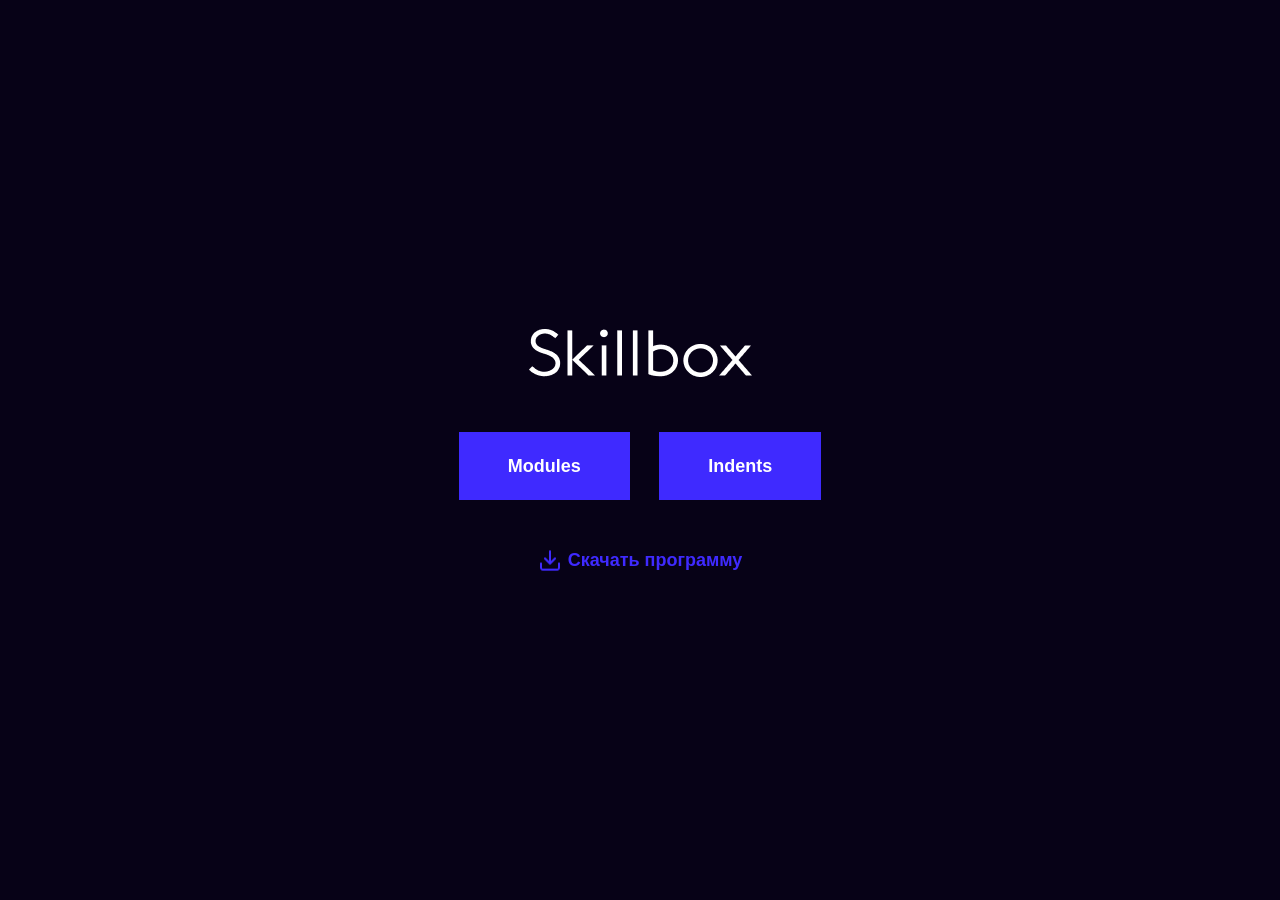
<file: index.html>
<!DOCTYPE html>
<html lang="en">
<head>
    <meta charset="UTF-8">
    <meta name="viewport" content="width=device-width, initial-scale=1.0">
    <link rel="stylesheet" href="css/normalize.css">
    <link rel="stylesheet" href="css/style.css">
    <title>
      Меню
    </title>
</head>
<body>
  <div class="main-content">
    <a href="https://skillbox.ru." target="_blank">
        <img class="logo" src="img/logo-light.png" alt="Логотип Skillbox">
    </a>
    <div class="links">
      <a class="link" href="modules.html">
        Modules
      </a>
      <a class="link" href="article.html">
        Indents
      </a>
    </div>
    <a class="link_download" href="2.19 skillbox.docx" download>
      Скачать программу
    </a>
  </div>
</body>
</html>
</file>
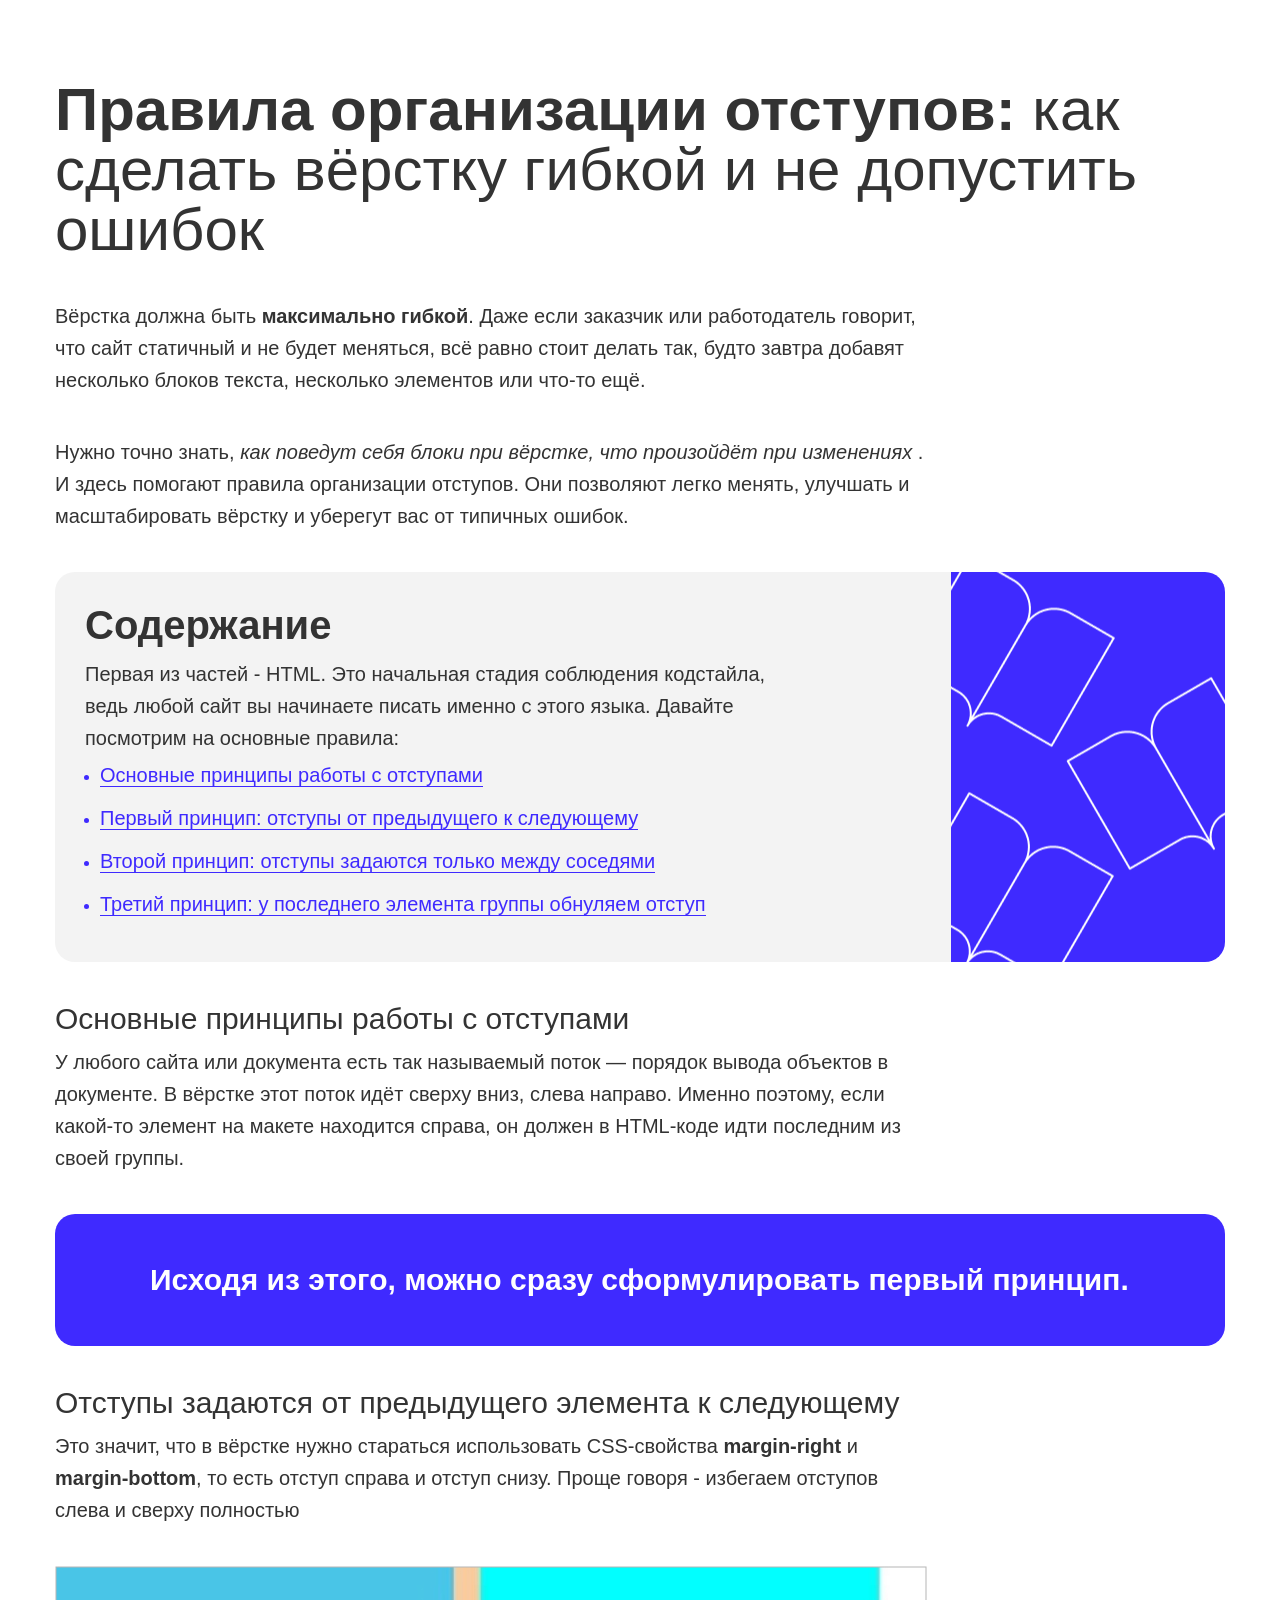
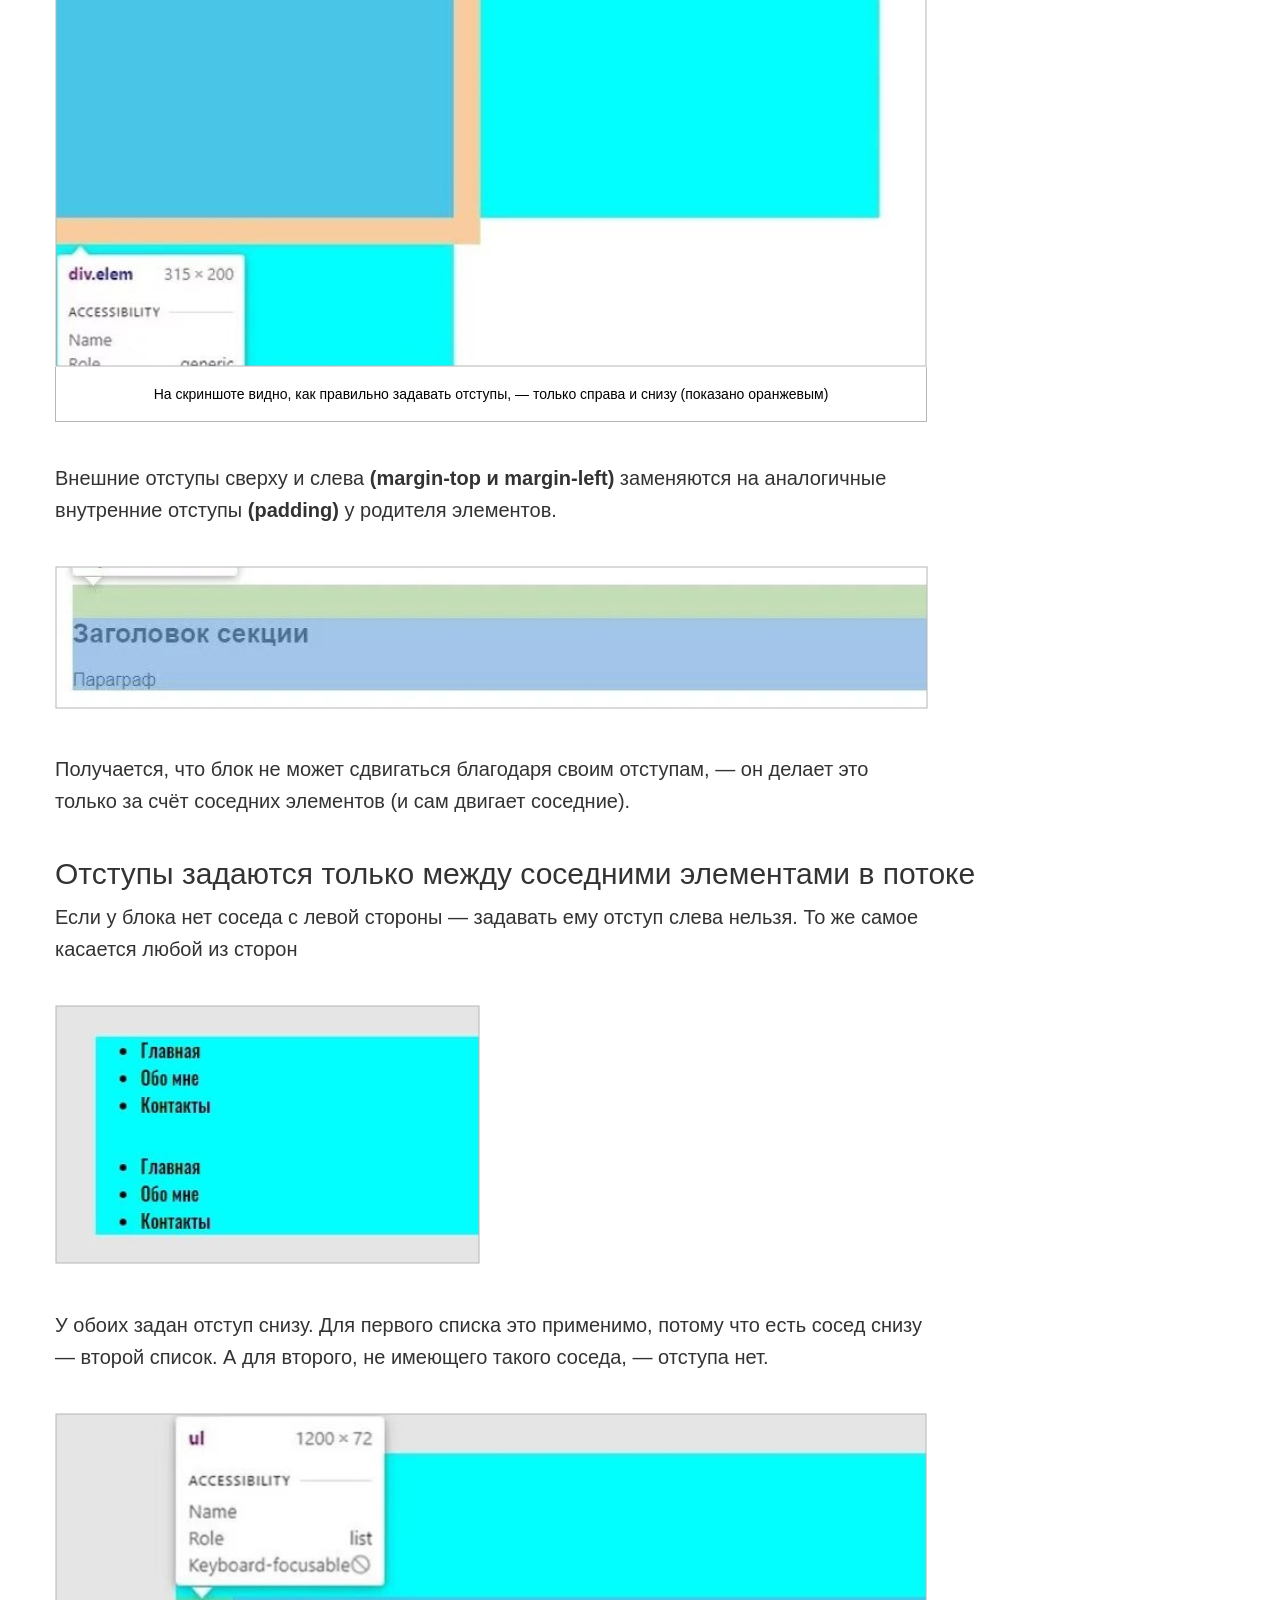
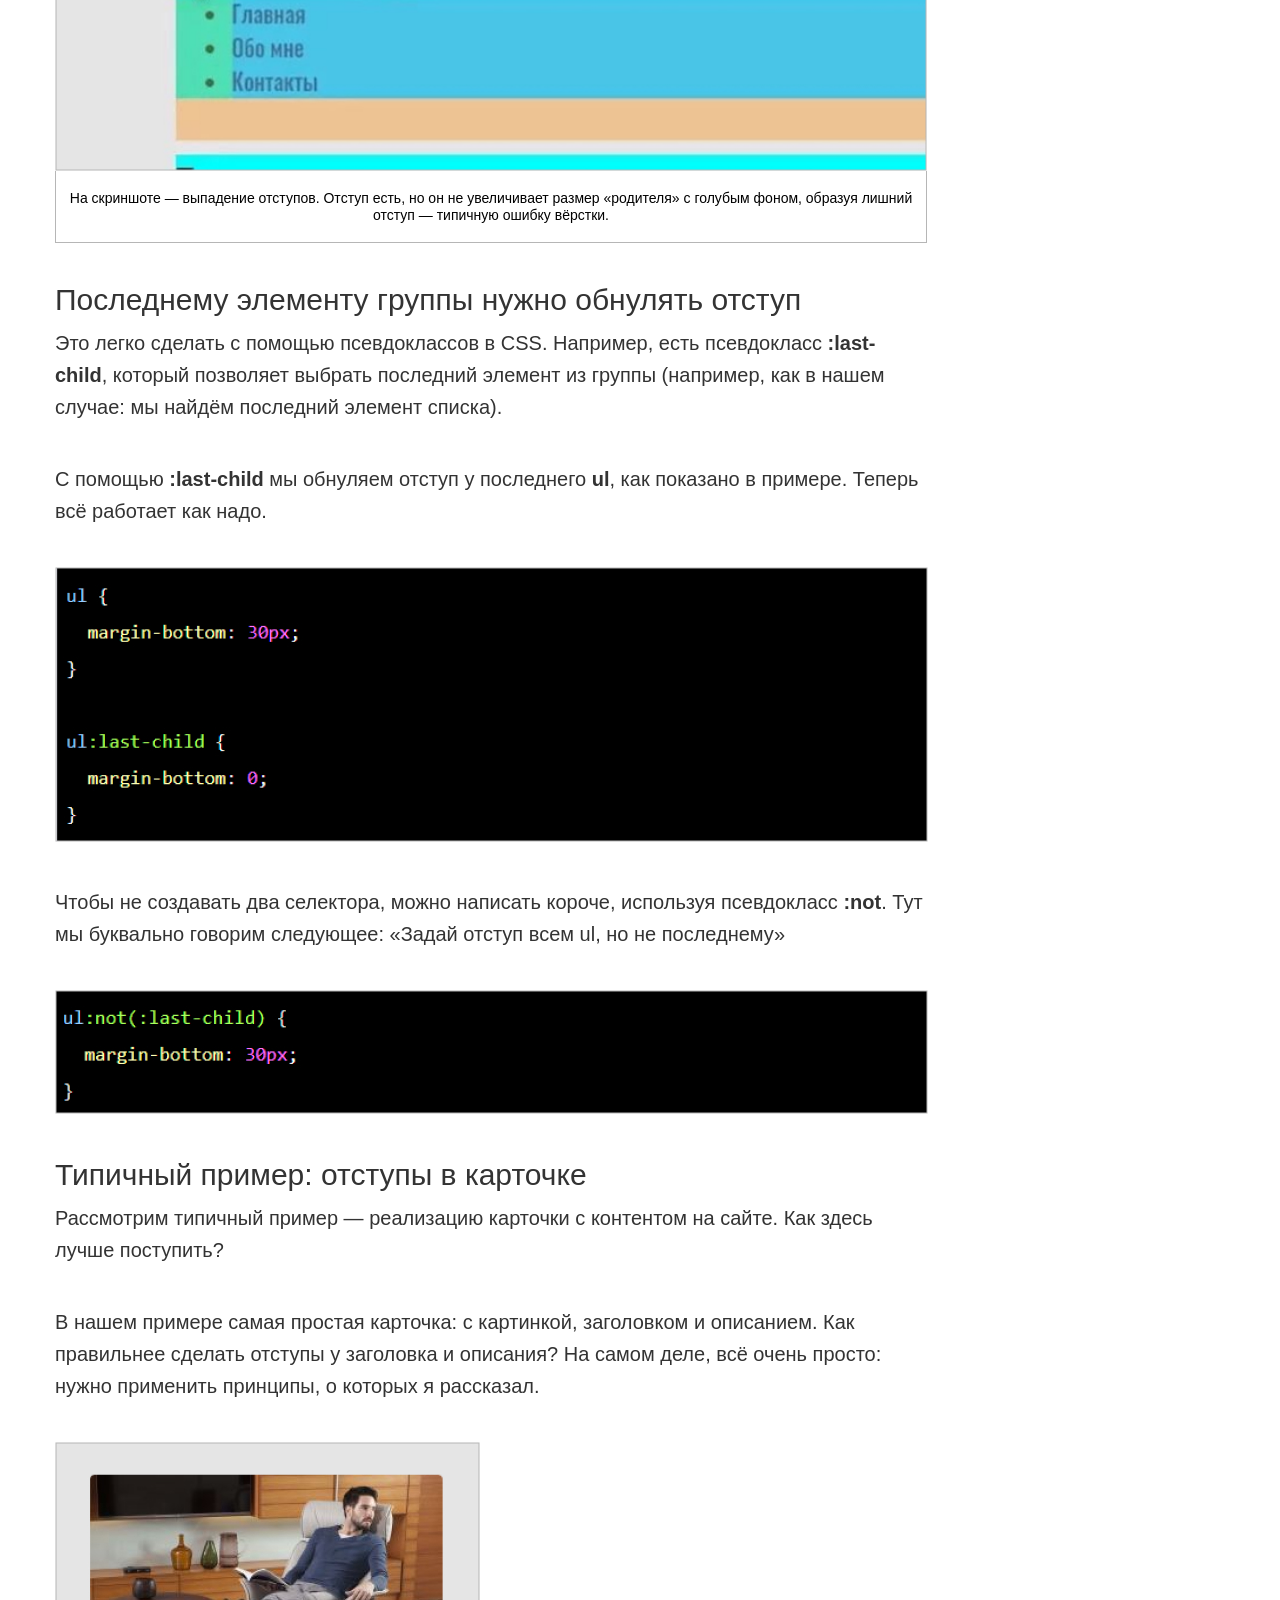
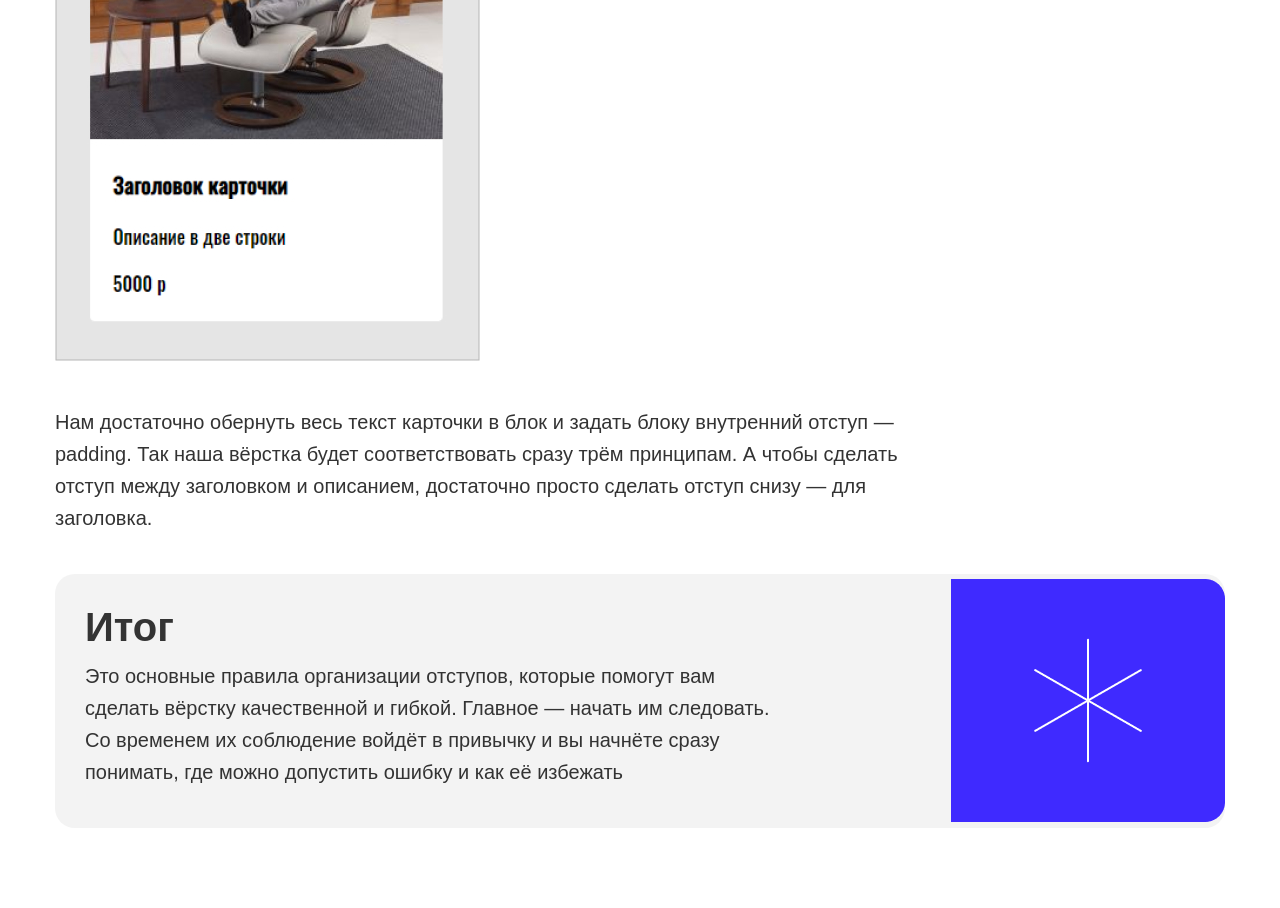
<file: article.html>
<!DOCTYPE html>
<html lang="ru">
<head>
  <meta charset="UTF-8">
  <meta name="viewport" content="width=device-width, initial-scale=1.0">
  <link rel="stylesheet" href="css/normalize.css">
  <link rel="stylesheet" href="css/style.css">
  <title>Правила организации отступов</title>
</head>
<body>
  <div class="container">
    <h1 class="main-title">
      <b>Правила организации отступов:</b> как сделать вёрстку гибкой и не допустить ошибок
    </h1>
    <p class="text">
      Вёрстка должна быть <b>максимально гибкой</b>. Даже если заказчик или работодатель говорит,
      что сайт статичный и не будет меняться, всё равно стоит делать так, будто завтра добавят несколько блоков текста, несколько элементов или что-то ещё.
    </p>
    <p class="text">
      Нужно точно знать, <i>как поведут себя блоки при вёрстке, что произойдёт при изменениях</i> .
      И здесь помогают правила организации отступов. Они позволяют легко менять, улучшать и масштабировать вёрстку и уберегут вас от типичных ошибок.
    </p>
    <div class="gray-box first-gray-box">
      <h2 class="h2-title">
        Содержание
      </h2>
      <p class="text">
        Первая из частей - HTML. Это начальная стадия соблюдения кодстайла, ведь любой сайт
        вы начинаете писать именно с этого языка. Давайте посмотрим на основные правила:
      </p>
      <ul class="lists">
        <li class="lists-puncts">
          <a href="#one_chapter">Основные принципы работы с отступами</a>
        </li>
        <li class="lists-puncts">
          <a href="#two_chapter">Первый принцип: отступы от предыдущего к следующему</a>
        </li>
        <li class="lists-puncts">
          <a href="#three_chapter">Второй принцип: отступы задаются только между соседями</a>
        </li>
        <li class="lists-puncts">
          <a href="#four_chapter">Третий принцип: у последнего элемента группы обнуляем отступ</a>
        </li>
      </ul>
    </div>
    <div id="one_chapter">
      <h3 class="h3-title">Основные принципы работы с отступами</h3>
      <p class="text">
        У любого сайта или документа есть так называемый поток — порядок вывода объектов в документе. В вёрстке этот поток идёт сверху вниз, слева направо.
        Именно поэтому, если какой-то элемент на макете находится справа, он должен в HTML-коде идти последним из своей группы.
      </p>
      <p class="text blue-box">
        Исходя из этого, можно сразу сформулировать первый принцип.
      </p>
    </div>
    <div id="two_chapter">
      <h3 class="h3-title">
        Отступы задаются от предыдущего элемента к следующему
      </h3>
      <p class="text">
        Это значит, что в вёрстке нужно стараться использовать CSS-свойства <b>margin-right</b> и
        <b>margin-bottom</b>, то есть отступ справа и отступ снизу. Проще говоря - избегаем
        отступов слева и сверху полностью
      </p>
      <figure class="img-in-fig">
        <img src="img/1.jpg" alt="Правильное задание отступов">
        <figcaption>На скриншоте видно, как правильно задавать отступы, — только справа и снизу
        (показано оранжевым)</figcaption>
      </figure>
      <p class="text">
        Внешние отступы сверху и слева <b>(margin-top и margin-left)</b> заменяются на аналогичные внутренние отступы <b>(padding)</b> у родителя элементов.
      </p>
        <img class="img-not-in-fig" src="img/2.jpg" alt="Отступы padding">
      <p class="text">
        Получается, что блок не может сдвигаться благодаря своим отступам, — он делает это
        только за счёт соседних элементов (и сам двигает соседние).
      </p>
    </div>
    <div id="three_chapter">
      <h3 class="h3-title">
        Отступы задаются только между соседними элементами в потоке
      </h3>
      <p class="text">
        Если у блока нет соседа с левой стороны — задавать ему отступ слева нельзя. То же
        самое касается любой из сторон
      </p>
      <img class="img-not-in-fig" src="img/3.jpg " alt="Отступы между соседями">
      <p class="text">
        У обоих задан отступ снизу. Для первого списка это применимо, потому что есть сосед
        снизу — второй список. А для второго, не имеющего такого соседа, — отступа нет.
      </p>
      <figure class="img-in-fig">
        <img src="img/4.jpg" alt="Выпадение отступов">
        <figcaption>
          На скриншоте — выпадение отступов. Отступ есть, но он не увеличивает размер
          «родителя» с голубым фоном, образуя лишний отступ — типичную ошибку вёрстки.
        </figcaption>
      </figure>
    </div>
    <div id="four_chapter">
      <h3 class="h3-title">
        Последнему элементу группы нужно обнулять отступ
      </h3>
      <p class="text">
        Это легко сделать с помощью псевдоклассов в CSS. Например, есть псевдокласс
        <b>:last-child</b>, который позволяет выбрать последний элемент из группы (например, как в
        нашем случае: мы найдём последний элемент списка).
      </p>
      <p class="text">
        С помощью <b>:last-child</b> мы обнуляем отступ у последнего <b>ul</b>, как показано в примере.
        Теперь всё работает как надо.
      </p>
      <img class="img-not-in-fig" src="img/5.jpg" alt="Обнуление отступа у последнего элемента">
      <p class="text">
        Чтобы не создавать два селектора, можно написать короче, используя псевдокласс
        <b>:not</b>. Тут мы буквально говорим следующее: «Задай отступ всем ul, но не последнему»
      </p>
      <img class="img-not-in-fig" src="img/6.jpg" alt="Использование псевдокласса :not">
    </div>
    <h3 class="h3-title">
      Типичный пример: отступы в карточке
    </h3>
    <p class="text">
      Рассмотрим типичный пример — реализацию карточки с контентом на сайте. Как здесь
      лучше поступить?
    </p>
    <p class="text">
      В нашем примере самая простая карточка: с картинкой, заголовком и описанием. Как
      правильнее сделать отступы у заголовка и описания? На самом деле, всё очень
      просто: нужно применить принципы, о которых я рассказал.
    </p>
    <img class="img-not-in-fig" src="img/7.jpg" alt="Карточка с отступами"  >
    <p class="text">
      Нам достаточно обернуть весь текст карточки в блок и задать блоку внутренний отступ
      — padding. Так наша вёрстка будет соответствовать сразу трём принципам. А чтобы
      сделать отступ между заголовком и описанием, достаточно просто сделать отступ
      снизу — для заголовка.
    </p>
    <div class="gray-box second-gray-box">
      <h2 class="h2-title">
        Итог
      </h2>
      <p class="text">
        Это основные правила организации отступов, которые помогут вам сделать вёрстку
        качественной и гибкой. Главное — начать им следовать. Со временем их соблюдение
        войдёт в привычку и вы начнёте сразу понимать, где можно допустить ошибку и как её
        избежать
      </p>
    </div>
  </div>
</body>
</html>
</file>
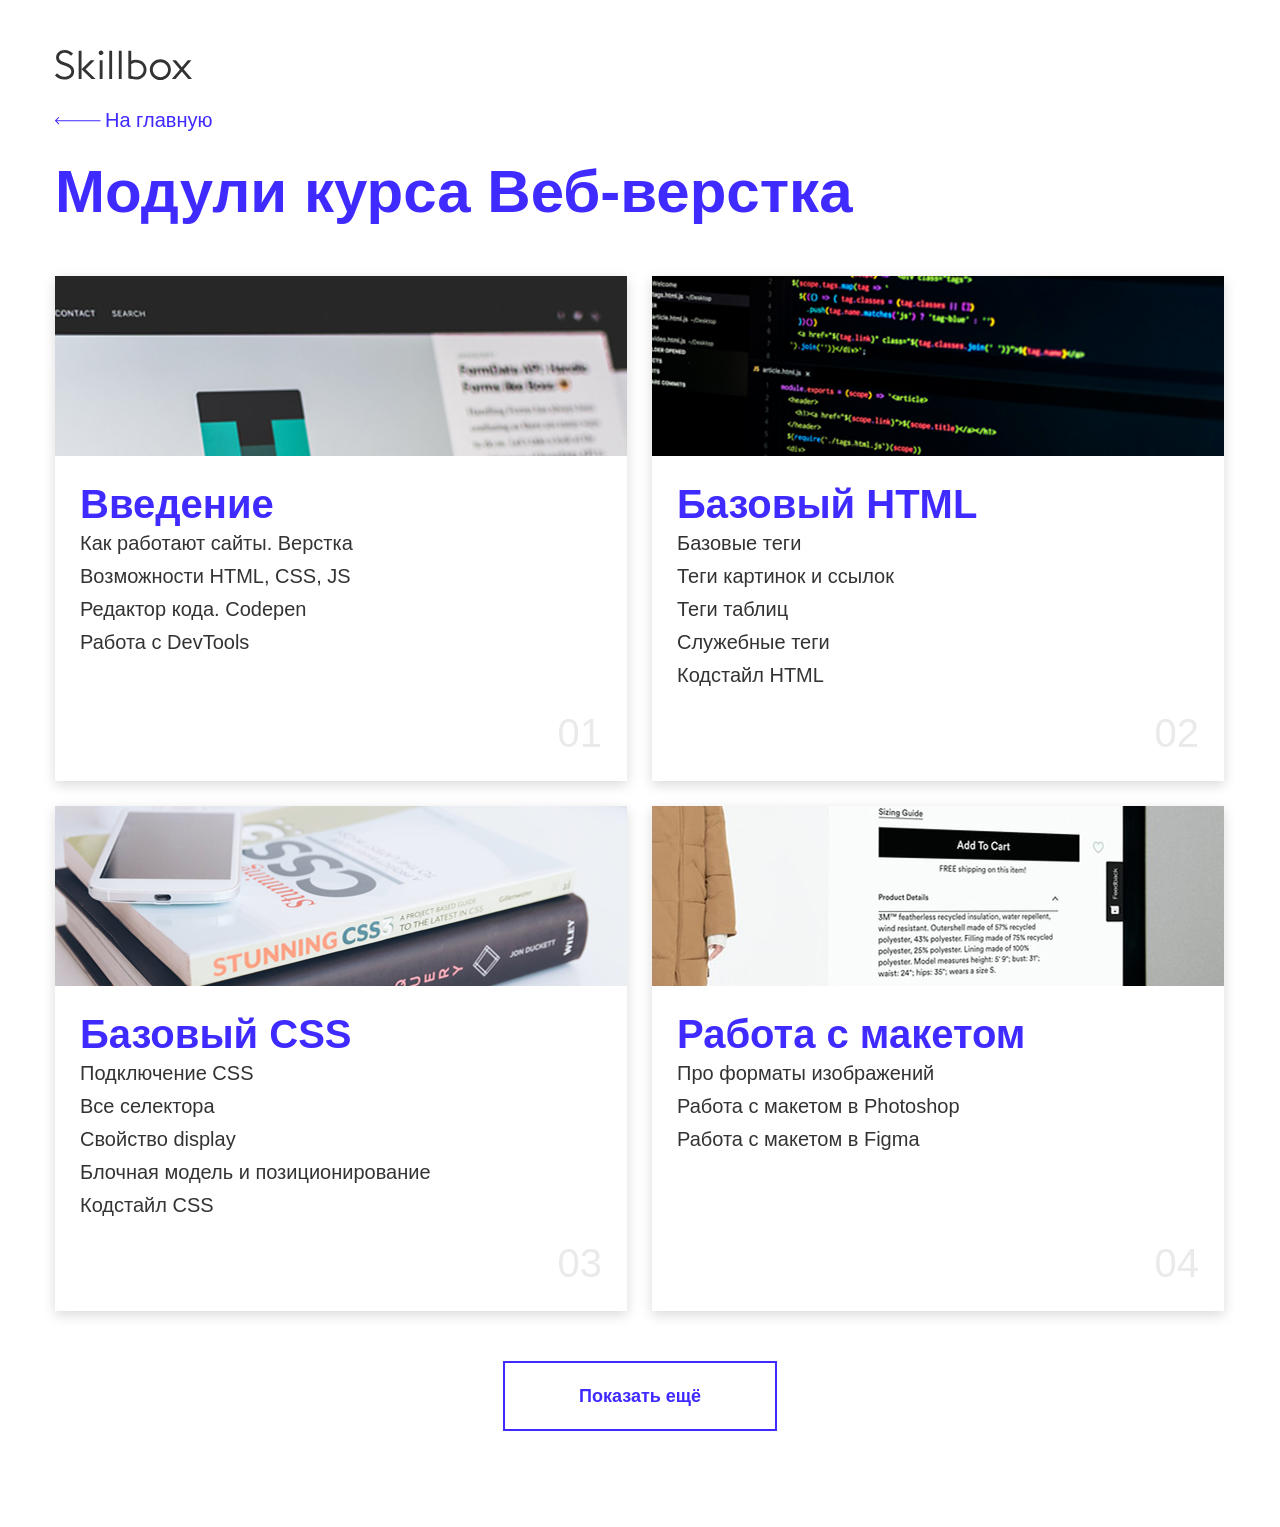
<file: modules.html>
<!DOCTYPE html>
<html lang="en">
<head>
  <meta charset="UTF-8">
  <meta name="viewport" content="width=device-width, initial-scale=1.0">
  <title>Модули</title>
  <link rel="stylesheet" href="css/normalize.css">
  <link rel="stylesheet" href="css/style.css">
</head>
<body>
  <div class="modules-container">
    <div class="modules-head-content">
      <a href="https://skillbox.ru/" target="_blank">
        <img class="modules-logo" src="img/skillbox_1.svg" alt="Логотип Skillbox">
      </a>
      <div class="back-link">
        <a href="index.html">На главную</a>
      </div>
      <h1 class="main-title-modules">Модули курса Веб-верстка</h1>
    </div>
    <div class="modules-main-content">
      <ul class="modules-list">
        <li class="module-item">
          <img class="module-image" src="img/decorate-module-1.jpg" alt="Введение">
          <div class="module-description-container">
            <h2 class="module-item-title">Введение</h2>
            <ul class="module-description-list">
              <li>Как работают сайты. Верстка</li>
              <li>Возможности HTML, CSS, JS</li>
              <li>Редактор кода. Codepen</li>
              <li>Работа с DevTools</li>
            </ul>
            <p class="module-number">01</p>
          </div>
        </li>
        <li class="module-item">
          <img class="module-image" src="img/decorate-module-2.jpg" alt="Базовый HTML>">
          <div class="module-description-container">
            <h2 class="module-item-title">Базовый HTML</h2>
            <ul class="module-description-list">
              <li>Базовые теги</li>
              <li>Теги картинок и ссылок</li>
              <li>Теги таблиц</li>
              <li>Служебные теги</li>
              <li>Кодстайл HTML</li>
            </ul>
            <p class="module-number">02</p>
          </div>
        </li>
        <li class="module-item">
          <img class="module-image" src="img/decorate-module-3.jpg" alt="Базовый CSS">
          <div class="module-description-container">
            <h2 class="module-item-title">Базовый CSS</h2>
            <ul class="module-description-list">
              <li>Подключение CSS </li>
              <li>Все селектора</li>
              <li>Свойство display </li>
              <li>Блочная модель и позиционирование</li>
              <li>Кодстайл CSS</li>
            </ul>
            <p class="module-number">03</p>
          </div>
        </li>
        <li class="module-item">
          <img class="module-image" src="img/decorate-module-4.jpg" alt="Работа с макетом">
          <div class="module-description-container">
            <h2 class="module-item-title">Работа с макетом</h2>
            <ul class="module-description-list">
              <li>Про форматы изображений</li>
              <li>Работа с макетом в Photoshop</li>
              <li>Работа с макетом в Figma</li>
            </ul>
            <p class="module-number">04</p>
          </div>
        </li>
      </ul>
      <button class="modules-button">Показать ещё</button>
    </div>

  </div>
</body>
</html>
</file>
<file: css/style.css>
html {
	box-sizing: border-box;
}

*,
*::before,
*::after {
	box-sizing: inherit;
}

a {
	color: inherit;
	text-decoration: none;
}

img {
	max-width: 100%;
}

body {
	font-family: Arial, Verdana, sans-serif;
}
.main-content {
  display: flex;
  flex-direction: column;
  align-items: center;
  justify-content: center;
  min-height: 100vh;
  color: #fff;
  background-color: #070217;
}
.logo {
  display: inline-block;
  margin-bottom: 50px;
}
.links {
  margin-bottom: 50px;

}
.link {
  display: inline-block;
  padding: 24px 49px;
  font-weight: 700;
  font-size: 18px;
  background-color: #3f2aff;
}
.link_download {
  font-weight: 700;
  font-size: 18px;
  color: #3f2aff;
  background-image: url("../img/download.png");
  background-repeat: no-repeat;
  background-position: 0 50%;
  padding-left: 30px;
}
.link:not(:last-child) {
  margin-right: 25px;
}

.container {
  margin: 0 auto;
  padding: 80px 0;
  width: 1170px;
}

.main-title {
  margin-top: 0;
  margin-bottom: 40px;
  font-weight: 400;
  font-size: 60px;
  line-height: 60px;
  color: #333;
}
.h2-title {
  margin-top: 0;
  margin-bottom: 10px;
  font-size: 40px;
  line-height: 46px;
  color: #333;
}
.h3-title {
  margin-top: 0px;
  margin-bottom: 10px;
  font-weight: 400;
  font-size: 30px;
  line-height: 34px;
  color: #333;
}
.text {
  margin-top: 0px;
  margin-bottom: 40px;
  width: 872px;
  font-weight: 400;
  font-size: 20px;
  line-height: 32px;
  color: #333;
}
.blue-box {
  margin-top: 0px;
  width: 100%;
  border-radius: 20px;
  padding: 50px 95px;
  font-weight: 700;
  font-size: 30px;
  color: #fff;
  background-color: #3f2aff;
}
.gray-box {
  margin-top: 0px;
  border-radius: 20px;
  padding: 30px;
  background-color: #f3f3f3;
  background-repeat: no-repeat;
  background-position: right;
}
.first-gray-box {
  background-image: url("../img/decorate-1.png");
}
.second-gray-box {
  background-image: url("../img/decorate-2.png");
}
.gray-box:not(:last-child){
  margin-bottom: 40px;
}
.gray-box .text {
  width: 692px;
  margin-top: 0px;
  margin-bottom: 10px;
}
.gray-box a {
  border-bottom: 1px solid #3f2aff;
  font-size: 20px;
  color: #3f2aff;
}
.lists {
  margin-top: 0;
  padding-left: 15px;
}
.lists-puncts {
  margin-top: 0;
}
::marker {
  color: #3f2aff;
}
.lists-puncts:not(:last-child) {
  margin-bottom: 20px;
}
.img-not-in-fig {
  margin-top: 0;
  margin-bottom: 40px;
}
.img-in-fig {
  display: inline-block;
  margin: 0 0 40px;
  width: 872px;
  font-size: 0;
}
figcaption {
  padding: 19px 0 ;
  border: 1px;
  border-style:solid;
  border-top: none;
  border-color: #b6b6b6;
  font-weight: 400;
  font-size: 14px;
  text-align: center;
}
.modules-container {
  margin: 0 auto;
  width: 1170px;
  height: 1477px;
  margin-top: 50px;
}
.modules-logo {
  margin-bottom: 25px;
  width: 137px;
  height: 30px;
}
.back-link {
  margin-bottom: 25px;
  background-image: url("../img/Arrow_1.svg");
  background-repeat: no-repeat;
  background-position: 0 50%;
  padding-left: 50px;
  font-family: Arial;
  font-weight: 400;
  font-size: 20px;
  color: #3f2aff;
}
.main-title-modules {
  margin-top: 0;
  margin-bottom: 50px;
  font-family: Arial;
  font-weight: 700;
  font-size: 60px;
  color: #3f2aff;
}
.modules-main-content {
  display: inline-block;
  width: 1170px;
  margin: 0;
  padding: 0;
  font-size: 0;
}
.modules-list {
  display: inline-block;
  margin: 0;
  padding: 0;
  font-size: 0;
}
.module-item {
  display: inline-block;
  vertical-align: top;
  margin-right: 25px;
  margin-bottom: 25px;
  width: 572px;
  height: 505px;
  box-shadow: 0 4px 12px rgba(0, 0, 0, 0.15);
}
.module-item:nth-child(2n) {
  margin-right: 0;
}
.module-item:nth-child(3),
.module-item:nth-child(4) {
  margin-bottom: 50px;
}

.module-item-img {
  width: 100%;
  height: 180px;
}
.module-description-container {
  display: inline-block;
  position: relative;
  margin: 25px;
  width: 522px;
  height: 275px;
}
.module-item-title {
margin: 0;
font-family: Arial;
font-weight: 700;
font-size: 40px;
color: #3f2aff;
}
.module-description-list {
  margin-top: 0;
  padding-left: 0;
  font-family: Arial;
  font-weight: 400;
  font-size: 20px;
  line-height: 165%;
  list-style-type: none;
  color: #333;
}
.module-number {
  display: inline-block;
  position: absolute;
  right: 0;
  bottom: 0;
  margin: 0;
  padding: 0;
  font-family: Arial;
  font-weight: 400;
  font-size: 40px;
  color: #EAEAEA;
}
.modules-button {
  display: block;
  margin: 0 auto;
  width: 274px;
  height: 70px;
  border: 2px solid #3f2aff;
  font-family: Arial;
  font-weight: 700;
  font-size: 18px;
  text-align: center;
  color: #3f2aff;
  background-color: transparent;
}
</file>
